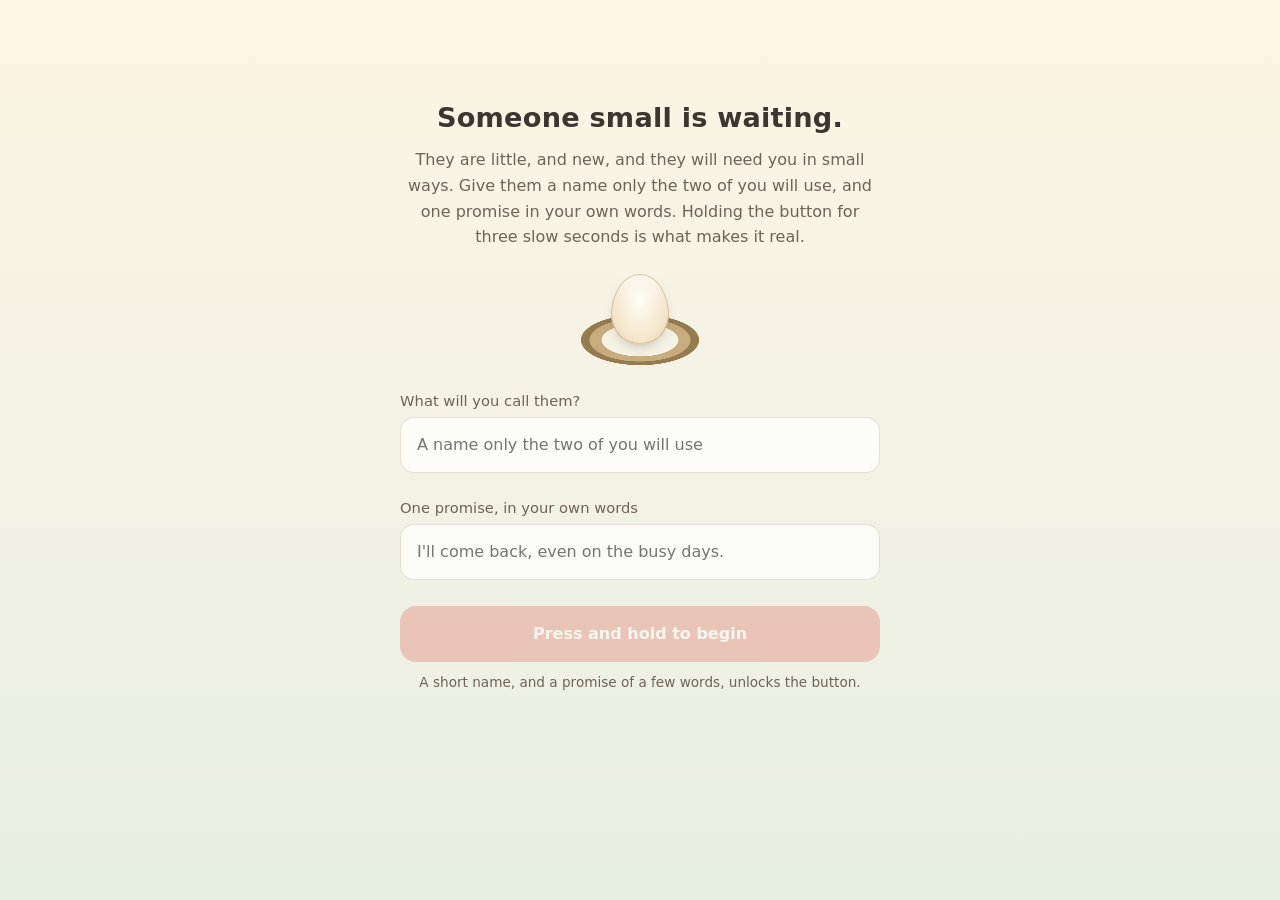
<file: docs/index.html>
<!DOCTYPE html>
<html lang="en">
<head>
<meta charset="utf-8">
<meta name="viewport" content="width=device-width, initial-scale=1, viewport-fit=cover">
<title>A small friend</title>
<link id="fav" rel="icon" href="data:image/svg+xml,%3Csvg xmlns='http://www.w3.org/2000/svg' viewBox='0 0 64 64'%3E%3Ccircle cx='32' cy='34' r='24' fill='%23fff5e2'/%3E%3Ccircle cx='24' cy='32' r='5' fill='%233d342e'/%3E%3Ccircle cx='40' cy='32' r='5' fill='%233d342e'/%3E%3Cpath d='M26 44 Q32 48 38 44' stroke='%234a3f36' stroke-width='2.5' fill='none' stroke-linecap='round'/%3E%3C/svg%3E">
<link rel="stylesheet" href="./style.css">
<style>
  /* Bridge: style.css paints #canvas; our canvas is #scene (spec hook). Same paint. */
  #scene{position:absolute;inset:0;display:block;width:100%;height:100%;touch-action:manipulation}
  #snackDrag{position:absolute;transform:translate(-50%,-50%);pointer-events:auto;cursor:grab;touch-action:none;z-index:5}
  #snackDrag:active{cursor:grabbing}
  #guideHint{margin-top:12px;padding:12px 16px;border-radius:16px;background:rgba(255,255,255,.65);border:1px solid var(--panel-line);font-size:.92rem;line-height:1.5}
  body[data-phase="night"] #guideHint,body.night #guideHint{background:rgba(40,50,72,.72)}
  #rhythmLine{margin-top:8px;font-size:.88rem;color:var(--ink-soft)}
  #nightRow{display:flex;gap:10px;margin-top:12px}
  #btnBreathe,#snackDrag{touch-action:none}
  .spot-glow{box-shadow:0 0 0 3px var(--accent),0 0 24px 6px rgba(229,154,139,.55) !important;opacity:1 !important}
</style>
</head>
<body>
<div class="wrap">

  <section id="onboarding" aria-labelledby="onboardTitle">
    <h1 id="onboardTitle">Someone small is waiting.</h1>
    <p class="lede">They are little, and new, and they will need you in small ways. Give them a name only the two of you will use, and one promise in your own words. Holding the button for three slow seconds is what makes it real.</p>
    <div class="egg-hold" id="eggHold" aria-hidden="true"><div class="nest"></div><div class="egg" id="eggShape"></div></div>
    <form id="ritual" autocomplete="off" onsubmit="return false">
      <div class="field">
        <label for="petName">What will you call them?</label>
        <input id="petName" name="petName" maxlength="24" placeholder="A name only the two of you will use" autocomplete="off">
      </div>
      <div class="field">
        <label for="promise">One promise, in your own words</label>
        <input id="promise" name="promise" maxlength="120" placeholder="I'll come back, even on the busy days." autocomplete="off">
      </div>
      <div class="hold-wrap">
        <button id="commit" type="button" aria-describedby="commitHint" disabled>
          <span id="commitFill"></span>
          <span class="label">Press and hold to begin</span>
        </button>
        <p id="commitHint">Three slow seconds. Hold it the whole way.</p>
      </div>
    </form>
  </section>

  <main id="main" class="panel" hidden>
    <div class="head">
      <h1 id="petTitle">A small friend</h1>
      <span id="stageLine" class="stage-pill"></span>
    </div>
    <p id="statusLine" class="status-line" aria-live="polite" tabindex="0" role="button" aria-label="How your friend is feeling. Activate to learn about being away a while."></p>
    <p id="rhythmLine" class="rhythm-line" aria-live="polite"></p>

    <div id="stage">
      <div class="spot spot-sun" id="spotSun" aria-hidden="true"></div>
      <div class="spot spot-snack" id="spotSnack" aria-hidden="true"></div>
      <div class="spot spot-nest" id="spotNest" aria-hidden="true"></div>
      <canvas id="scene" role="img" tabindex="0" aria-label="A small creature moving around its home"></canvas>
      <div id="snackDrag" role="button" tabindex="0" aria-label="A little snack. Drag it to your friend, or press Enter to share.">🍪</div>
      <div id="effects" aria-hidden="true"></div>
      <button id="sunFleckBtn" type="button" hidden aria-label="Chase sun-flecks at the warm spot. Hold Hide-and-find, or tap here when the light is soft.">sun-flecks</button>
      <button id="sunGiftBtn" type="button" hidden aria-label="A tiny gift waiting at the warm spot. Activate to keep it.">a tiny gift</button>
      <div id="playGuide" class="guide-overlay" hidden><span id="playGuideText"></span></div>
      <div id="breathe" hidden>
        <div id="breatheRing"></div>
        <p id="breatheText" aria-live="polite">breathe in…</p>
      </div>
    </div>

    <div id="guideHint" class="note" hidden aria-live="polite">
      <span id="guideText"></span>
    </div>

    <div id="healthNote" class="note" hidden aria-live="polite">
      <span id="healthText">Your friend feels poorly. A little medicine may help, if you have a quiet moment.</span>
    </div>

    <div id="actions" class="controls">
      <button class="btn act" id="btnFeed" type="button"><span class="actLabel">Share a snack</span><small>drag the treat over, tap, or Enter</small></button>
      <button class="btn act" id="btnPlay" type="button"><span class="actLabel">Hide-and-find</span><small>at the warm spot</small></button>
      <button class="btn act" id="playGiveUp" type="button" hidden><span class="actLabel">Give up</span><small>pause the game, no fuss</small></button>
      <button class="btn act" id="btnSit" type="button"><span class="actLabel">Sit close</span><small>always a good moment</small></button>
      <button class="btn act" id="btnBreathe" type="button" aria-describedby="breatheHint">
        <span id="breatheFill" class="actFill"></span>
        <span class="actLabel">Breathe together</span><small id="breatheHint">hold a little while</small>
      </button>
      <button class="btn act span-all" id="btnTuck" type="button"><span class="actLabel">Tuck in</span></button>
      <button class="btn act" id="btnMedicine" type="button" hidden><span class="actLabel">Medicine</span><small>gentle, with rest</small></button>
    </div>

    <div id="nightRow" class="settings-row">
      <button class="btn act" id="btnNight" type="button" aria-pressed="false"><span class="actLabel" id="nightLabel">Night: auto</span><small>soft dark when tired</small></button>
      <button class="btn act" id="btnMute" type="button" aria-pressed="false"><span class="actLabel" id="muteLabel">Quiet: off</span><small>soft sounds</small></button>
    </div>

    <div id="returnNote" class="note" hidden>
      <span id="returnText"></span>
      <button id="returnDismiss" type="button">Good to be back</button>
    </div>

    <div id="breakNote" class="note" hidden>
      <span>You have been together a little while. Your friend is glad you are here, and would wait happily while you stretch, drink some water, or say hello to someone you love.</span>
      <button id="breakDismiss" type="button">I'll be back</button>
    </div>

    <section class="card panel" aria-labelledby="shelfTitle">
      <h2 id="shelfTitle">Keepsakes</h2>
      <p class="empty" id="shelfEmpty">Small things you do together will gather here.</p>
      <div id="keepsakes" class="shelf"></div>
    </section>

    <section class="card panel" aria-labelledby="diaryTitle">
      <h2 id="diaryTitle">Diary</h2>
      <p class="empty" id="diaryEmpty">The days you share will be written here.</p>
      <div id="diary" class="diary"></div>
    </section>

    <details class="card panel memorial" id="memorial">
      <summary>Everyone who came before</summary>
      <p class="empty" id="memorialEmpty">No one yet. May it stay that way a long while.</p>
      <ul id="memorialList"></ul>
    </details>

    <p id="promiseWall"></p>
  </main>

  <div id="bootNote" hidden>
    If nothing appeared above, your browser is likely blocking the page's little pieces because it was opened straight from disk. In this folder, run a one-line server such as <code>python3 -m http.server</code> and open the address it prints. Everything lives on your device.
  </div>
</div>

<div id="farewell" hidden>
  <div id="farewellFade" class="fade"><p id="farewellText"></p></div>
  <div id="farewellMemorial" hidden>
    <h2 id="memorialName">…</h2>
    <p id="memorialStory">Lived a small, loved life. Nothing you did wrong brought this — some lives are just short. Their name stays with you, and when you are ready, someone new is waiting. There is no hurry.</p>
    <button id="farewellRestart" type="button">Welcome someone new</button>
  </div>
</div>

<div id="toast" hidden role="status" aria-live="polite"></div>

<script>
  window.addEventListener('load', function () {
    setTimeout(function () {
      if (!window.__vfBooted) {
        var n = document.getElementById('bootNote');
        if (n) n.hidden = false;
      }
    }, 2500);
  });
</script>
<script type="module" src="./app.js"></script>
</body>
</html>
</file>
<file: docs/style.css>
/* Cozy v2 theme — mobile-first, words not numbers, day + night.
   Keeps every v1 hook working: .wrap .panel #stage #scene .controls .btn
   .status-line .shelf .diary .memorial #onboarding #farewell .note .spot #breathe
   Adds: ritual bar, drag-snack, touch hint, toggles, coach marks, shiver/slow. */

:root {
  --paper-top: #fdf5e6;
  --paper-bottom: #e8efe3;
  --ink: #3b3630;
  --ink-soft: #6d6357;
  --panel: rgba(255, 255, 255, 0.72);
  --panel-line: rgba(120, 100, 75, 0.18);
  --accent: #e59a8b;
  --accent-deep: #c9765f;
  --accent-ink: #fffdf9;
  --nest: #c6a878;
  --radius: 22px;
  --shadow-soft: 0 18px 40px -28px rgba(60, 40, 20, 0.55);
  --font-round: "Avenir Rounded", "Hiragino Maru Gothic ProN", ui-rounded,
    "SF Pro Rounded", "Nunito", "Segoe UI", system-ui, sans-serif;
}

* { box-sizing: border-box; }
html, body { margin: 0; padding: 0; }

body {
  min-height: 100vh;
  font-family: var(--font-round);
  color: var(--ink);
  background: linear-gradient(180deg, var(--paper-top), var(--paper-bottom));
  -webkit-font-smoothing: antialiased;
  transition: background 2s ease, color 2s ease;
}

/* Day/night — support BOTH hooks the app lane may use */
body[data-phase="night"],
body.night {
  --paper-top: #141b2b;
  --paper-bottom: #0b101c;
  --ink: #e7e1d6;
  --ink-soft: #a9b0c4;
  --panel: rgba(30, 38, 58, 0.72);
  --panel-line: rgba(200, 210, 235, 0.14);
  color: var(--ink);
  background: linear-gradient(180deg, var(--paper-top), var(--paper-bottom));
}
body[data-phase="day"] { color-scheme: light; }

.wrap {
  max-width: 860px;
  margin: 0 auto;
  padding: 20px 16px 56px;
}

h1, h2, h3 { margin: 0; font-weight: 650; letter-spacing: 0.2px; }
p { margin: 0; line-height: 1.6; }
button { font: inherit; color: inherit; cursor: pointer; }
button:focus-visible, input:focus-visible, summary:focus-visible,
[role="button"][tabindex]:focus-visible {
  outline: 3px solid var(--accent);
  outline-offset: 2px;
}
[hidden] { display: none !important; }

/* ---------- onboarding ---------- */
#onboarding {
  max-width: 520px;
  margin: 8vh auto 0;
  padding: 0 20px;
  text-align: center;
}
#onboarding h1 { font-size: 1.7rem; line-height: 1.3; }
#onboarding .lede { margin-top: 12px; color: var(--ink-soft); }
.field { margin-top: 26px; text-align: left; }
.field label { display: block; font-size: 0.92rem; color: var(--ink-soft); margin-bottom: 8px; }
.field input {
  width: 100%;
  min-height: 56px;
  padding: 14px 16px;
  border-radius: 14px;
  border: 1px solid var(--panel-line);
  background: var(--panel);
  color: inherit;
  font: inherit;
  outline: none;
}
.field input:focus { border-color: var(--accent); }
.hold-wrap { position: relative; margin-top: 26px; }
#commit {
  position: relative;
  width: 100%;
  min-height: 56px;
  padding: 16px;
  border-radius: 16px;
  border: none;
  background: var(--accent);
  color: var(--accent-ink);
  font-weight: 650;
  overflow: hidden;
  touch-action: none;
  user-select: none;
  -webkit-user-select: none;
}
#commit:disabled { opacity: 0.5; cursor: default; }
#commitFill {
  position: absolute; inset: 0;
  transform-origin: left center;
  transform: scaleX(0);
  background: rgba(255, 255, 255, 0.35);
  pointer-events: none;
}
#commit .label { position: relative; z-index: 1; }
#commitHint { margin-top: 10px; font-size: 0.85rem; color: var(--ink-soft); min-height: 1.3em; }

/* ---------- main head ---------- */
#main .head {
  display: flex;
  align-items: baseline;
  justify-content: space-between;
  gap: 8px 12px;
  flex-wrap: wrap;
}
#petTitle { font-size: 1.35rem; }
#stageLine { font-size: 0.9rem; color: var(--ink-soft); }

/* top utility row: night + mute toggles live here when the app renders them */
.top-row {
  display: flex;
  align-items: center;
  justify-content: flex-end;
  gap: 10px;
  margin-top: 10px;
  flex-wrap: wrap;
}

/* status is one sentence — never bars or meters */
#statusLine, .status-line {
  margin-top: 8px;
  font-size: 1.05rem;
  font-style: italic;
  color: var(--ink-soft);
  min-height: 1.5em;
}

/* ---------- stage ---------- */
#stage, .stage {
  position: relative;
  width: 100%;
  aspect-ratio: 4 / 3;
  max-height: min(58vh, 540px);
  margin-top: 16px;
  border-radius: var(--radius);
  overflow: hidden;
  background:
    radial-gradient(ellipse 90% 34% at 50% 92%, rgba(255, 214, 150, 0.22), rgba(255, 214, 150, 0) 70%),
    linear-gradient(180deg, rgba(255, 246, 224, 0.7), rgba(255, 250, 236, 0.35) 55%, rgba(233, 220, 188, 0.4));
  border: 1px solid var(--panel-line);
  box-shadow: var(--shadow-soft);
}
body[data-phase="night"] #stage, body.night #stage,
body[data-phase="night"] .stage, body.night .stage {
  background: linear-gradient(180deg, rgba(70, 90, 140, 0.18), rgba(10, 14, 26, 0.4));
}
#scene, #canvas {
  position: absolute; inset: 0;
  display: block;
  width: 100%; height: 100%;
  touch-action: manipulation;
}
#effects { position: absolute; inset: 0; pointer-events: none; overflow: hidden; }
.spot { position: absolute; transform: translate(-50%, -50%); pointer-events: none; opacity: 0.9; }
.spot-sun {
  width: 88px; height: 88px; border-radius: 50%;
  background: radial-gradient(circle, rgba(255, 212, 110, 0.95) 0%, rgba(255, 190, 90, 0.55) 38%, rgba(255, 190, 90, 0) 70%);
}
.spot-snack {
  width: 66px; height: 30px; border-radius: 50%;
  background: radial-gradient(ellipse at 50% 55%, rgba(232, 162, 79, 0.4), rgba(232, 162, 79, 0) 70%);
  box-shadow: none;
  opacity: 0.9;
}
.spot-snack::after {
  content: "";
  position: absolute; left: 50%; top: 50%;
  width: 40px; height: 18px;
  transform: translate(-50%, -50%);
  border-radius: 50%;
  background: radial-gradient(ellipse at 50% 40%, rgba(255, 236, 200, 0.5), rgba(216, 176, 122, 0.25));
}
.spot-nest {
  width: 128px; height: 58px; border-radius: 50%;
  background: radial-gradient(ellipse at 50% 50%, rgba(0, 0, 0, 0) 44%, rgba(198, 168, 120, 0.95) 45% 58%, rgba(143, 117, 72, 0.95) 59% 68%, rgba(198, 168, 120, 0) 69%);
  border: none;
  opacity: 0.95;
}
.spot-nest::before {
  content: "";
  position: absolute; inset: 8px 14px;
  border-radius: 50%;
  border: 2px dashed rgba(120, 90, 50, 0.45);
  pointer-events: none;
}
.spot-nest::after {
  content: "";
  position: absolute; inset: 14px 26px;
  border-radius: 50%;
  border: 1px solid rgba(120, 90, 50, 0.22);
  pointer-events: none;
}
body[data-phase="night"] .spot-sun, body.night .spot-sun { opacity: 0.25; }
body[data-phase="night"] .spot-nest, body.night .spot-nest {
  box-shadow: 0 0 24px 4px rgba(255, 214, 130, 0.35);
}

/* painted snack: biscuit in-world, round radial glow (never a pink square) */
#snackDrag {
  width: 46px; height: 46px;
  border-radius: 50%;
  font-size: 0 !important;
  line-height: 0;
  color: transparent;
  text-indent: -9999px;
  overflow: visible;
  background:
    radial-gradient(circle at 34% 32%, rgba(255, 244, 214, 0.9) 0 5px, rgba(255, 244, 214, 0) 6px),
    radial-gradient(circle at 60% 30%, #7c4f2c 0 3px, rgba(124, 79, 44, 0) 4px),
    radial-gradient(circle at 42% 58%, #7c4f2c 0 3.4px, rgba(124, 79, 44, 0) 4.4px),
    radial-gradient(circle at 68% 62%, #7c4f2c 0 2.6px, rgba(124, 79, 44, 0) 3.6px),
    radial-gradient(circle at 52% 40%, #f0d49c 0%, #d8a86a 58%, #b9834e 100%);
  border: 2px solid rgba(140, 95, 50, 0.4);
  box-shadow:
    0 0 0 6px rgba(255, 222, 152, 0.35),
    0 0 22px 8px rgba(232, 162, 79, 0.4),
    0 4px 10px rgba(60, 40, 20, 0.25);
  transition: left 0.38s ease, top 0.38s ease, transform 0.2s ease, box-shadow 0.2s ease;
}
#snackDrag.dragging {
  transition: none;
  transform: translate(-50%, -50%) scale(1.12);
  box-shadow:
    0 0 0 8px rgba(255, 222, 152, 0.45),
    0 0 28px 12px rgba(232, 162, 79, 0.5),
    0 6px 14px rgba(60, 40, 20, 0.3);
  cursor: grabbing;
}
#snackDrag.returning {
  transition: left 0.45s ease, top 0.45s ease, transform 0.45s ease;
  transform: translate(-50%, -50%) scale(0.92);
}
/* crumb-puff particles spawned on snap-back (round 3: warmer + wider fan) */
#effects .crumb, .crumb {
  position: absolute;
  width: 8px; height: 8px;
  border-radius: 50%;
  background: radial-gradient(circle at 35% 30%, #fff3d9, #f0d49c 55%, #c69a62);
  border: 1px solid rgba(140, 95, 50, 0.45);
  box-shadow: 0 1px 3px rgba(60, 40, 20, 0.25);
  pointer-events: none;
  z-index: 6;
  animation: crumbPuff 0.65s ease-out forwards;
}
/* spread defaults: a burst of 5-7 crumbs fans out even before the spawner
   sets per-crumb --dx/--dy inline */
#effects .crumb:nth-child(3n), .crumb:nth-child(3n) { --dx: -16px; --dy: -22px; width: 6px; height: 6px; }
#effects .crumb:nth-child(3n+1), .crumb:nth-child(3n+1) { --dx: 16px; --dy: -18px; }
#effects .crumb:nth-child(3n+2), .crumb:nth-child(3n+2) { --dx: 2px; --dy: -28px; width: 7px; height: 7px; }
@keyframes crumbPuff {
  from { opacity: 1; transform: translate(-50%, -50%) scale(1); }
  40% { opacity: 1; }
  to { opacity: 0; transform: translate(var(--dx, 10px), var(--dy, -16px)) scale(0.3); }
}
/* round glow override — beats the bridge .spot-glow square for snack/nest */
#stage .spot-snack.spot-glow, .stage .spot-snack.spot-glow {
  box-shadow: 0 0 0 5px rgba(255, 222, 152, 0.5), 0 0 24px 10px rgba(232, 162, 79, 0.45) !important;
  border-radius: 50% !important;
  opacity: 1 !important;
}
#stage .spot-nest.spot-glow, .stage .spot-nest.spot-glow {
  box-shadow: 0 0 22px 6px rgba(255, 214, 130, 0.45) !important;
  opacity: 1 !important;
}

/* drag-snack affordance: the snack glows + nudges when a meal ritual is ready */
.spot-snack.ready, .drag-snack.ready {
  animation: snackGlow 1.6s ease-in-out infinite;
  pointer-events: auto;
  cursor: grab;
}
.drag-snack {
  display: inline-flex;
  align-items: center;
  gap: 8px;
  min-height: 56px;
  padding: 10px 18px;
  border-radius: 999px;
  border: 1px dashed var(--panel-line);
  background: var(--panel);
  font-weight: 600;
  touch-action: none;
  user-select: none;
  -webkit-user-select: none;
}
.drag-snack .crumb { font-size: 1.3rem; }
@keyframes snackGlow {
  0%, 100% { box-shadow: 0 0 0 0 rgba(232, 162, 79, 0.55); transform: translate(-50%, -50%) scale(1); }
  50% { box-shadow: 0 0 0 10px rgba(232, 162, 79, 0); transform: translate(-50%, -58%) scale(1.08); }
}

/* touch-zone hint: small floating label over the creature */
.touch-hint {
  position: absolute;
  left: 50%; bottom: 10px;
  transform: translateX(-50%);
  font-size: 0.78rem;
  color: var(--ink-soft);
  background: var(--panel);
  border: 1px solid var(--panel-line);
  border-radius: 999px;
  padding: 8px 14px;
  pointer-events: none;
  white-space: nowrap;
  opacity: 0.95;
}
.touch-hint b { font-weight: 700; }

.emote {
  position: absolute;
  transform: translate(-50%, -50%);
  font-size: 22px;
  animation: floatUp 1.4s ease-out forwards;
  pointer-events: none;
}
@keyframes floatUp {
  0% { opacity: 0; transform: translate(-50%, -40%) scale(0.7); }
  20% { opacity: 1; }
  100% { opacity: 0; transform: translate(-50%, -180%) scale(1.15); }
}

/* creature-driven states mirrored as stage classes by the app lane */
#stage.is-shivery .spot, .stage.is-shivery .spot { animation: shiver 0.35s linear infinite; }
#stage.is-slow, .stage.is-slow { filter: saturate(0.85); }
@keyframes shiver {
  0%, 100% { margin-left: 0; }
  25% { margin-left: -1.5px; }
  75% { margin-left: 1.5px; }
}
@keyframes slowBob {
  0%, 100% { transform: translate(-50%, -50%); }
  50% { transform: translate(-50%, -56%); }
}

#breathe {
  position: absolute; inset: 0;
  display: grid; place-content: center; justify-items: center; gap: 14px;
  background: radial-gradient(ellipse at 50% 45%, rgba(255, 220, 196, 0.66), rgba(229, 154, 139, 0.44) 55%, rgba(150, 80, 70, 0.34));
  backdrop-filter: blur(2px);
  -webkit-backdrop-filter: blur(2px);
}
#breatheRing {
  width: 120px; height: 120px; border-radius: 50%;
  border: 2px solid rgba(255, 250, 245, 0.9);
  background: rgba(255, 235, 220, 0.2);
  box-shadow: 0 0 32px 8px rgba(255, 200, 170, 0.35), inset 0 0 24px rgba(255, 220, 200, 0.28);
  transition: transform 0.08s linear;
}
#breatheText { color: #5a3a32; text-shadow: 0 1px 8px rgba(255, 255, 255, 0.65); font-size: 1rem; }

/* ---------- ritual action bar ---------- */
#actions, .controls, .ritual-bar {
  display: grid;
  grid-template-columns: repeat(2, 1fr);
  gap: 10px;
  margin-top: 16px;
}
.ritual-bar {
  position: sticky;
  bottom: 10px;
  z-index: 5;
  padding: 10px;
  border-radius: 20px;
  background: var(--panel);
  border: 1px solid var(--panel-line);
  box-shadow: var(--shadow-soft);
  backdrop-filter: blur(6px);
}
.act, .btn {
  min-height: 56px;
  min-width: 56px;
  padding: 13px 14px;
  border-radius: 15px;
  border: 1px solid var(--panel-line);
  background: var(--panel);
  color: inherit;
  font-weight: 600;
  position: relative;
  overflow: hidden;
  touch-action: manipulation;
  transition: transform 0.15s ease, background 0.2s ease;
}
.act:hover, .btn:hover { transform: translateY(-1px); }
.act:active, .btn:active { transform: translateY(1px) scale(0.99); }
.act:disabled, .btn:disabled { opacity: 0.45; cursor: default; transform: none; }
.act.holding, .btn.holding { background: var(--accent); color: var(--accent-ink); border-color: transparent; }
.act.primary, .btn.primary { background: var(--accent); color: var(--accent-ink); border-color: transparent; }
#btnSoothe, #btnTuck, #btnMedicine { touch-action: none; }
.act .actFill, .btn .actFill, .actFill {
  position: absolute; inset: 0;
  transform-origin: left center;
  transform: scaleX(0);
  background: rgba(255, 255, 255, 0.3);
  pointer-events: none;
}
.act .actLabel, .btn .actLabel, .actLabel { position: relative; z-index: 1; }
.act small, .btn small {
  display: block;
  font-weight: 400;
  font-size: 0.72rem;
  opacity: 0.75;
  position: relative;
  z-index: 1;
}

/* ---------- toggle switch (night + mute) ---------- */
.switch, .toggle {
  display: inline-flex;
  align-items: center;
  gap: 10px;
  min-height: 56px;
  padding: 8px 6px;
  border: none;
  background: transparent;
  font-weight: 600;
  color: var(--ink-soft);
}
.switch .track, .toggle .track {
  position: relative;
  width: 52px; height: 30px;
  border-radius: 999px;
  background: rgba(120, 100, 75, 0.3);
  border: 1px solid var(--panel-line);
  transition: background 0.2s ease;
  flex-shrink: 0;
}
.switch .thumb, .toggle .thumb {
  position: absolute;
  top: 2px; left: 2px;
  width: 24px; height: 24px;
  border-radius: 50%;
  background: #fff;
  box-shadow: 0 2px 6px rgba(0, 0, 0, 0.25);
  transition: transform 0.2s ease;
}
.switch[aria-checked="true"] .track, .toggle[aria-checked="true"] .track,
.switch.on .track, .toggle.on .track { background: var(--accent); }
.switch[aria-checked="true"] .thumb, .toggle[aria-checked="true"] .thumb,
.switch.on .thumb, .toggle.on .thumb { transform: translateX(22px); }
.switch .glyph, .toggle .glyph { font-size: 1.1rem; }

/* ---------- guided-prompt coach marks ---------- */
.coach, .coach-mark, [data-coach] {
  position: relative;
}
.coach-bubble {
  margin-top: 14px;
  padding: 14px 18px;
  border-radius: 18px;
  background: var(--panel);
  border: 1.5px solid var(--accent);
  box-shadow: var(--shadow-soft);
  font-size: 0.95rem;
  animation: coachIn 0.35s ease;
}
.coach-bubble::before {
  content: "✦ ";
  color: var(--accent-deep);
}
body[data-phase="night"] .coach-bubble::before,
body.night .coach-bubble::before { color: var(--accent); }
.coach-pulse {
  box-shadow: 0 0 0 0 rgba(229, 154, 139, 0.6);
  animation: coachPulse 1.8s ease-out infinite;
  border-color: var(--accent) !important;
}
@keyframes coachIn {
  from { opacity: 0; transform: translateY(8px); }
  to { opacity: 1; transform: translateY(0); }
}
@keyframes coachPulse {
  0% { box-shadow: 0 0 0 0 rgba(229, 154, 139, 0.55); }
  70% { box-shadow: 0 0 0 12px rgba(229, 154, 139, 0); }
  100% { box-shadow: 0 0 0 0 rgba(229, 154, 139, 0); }
}

/* ---------- cards / shelves ---------- */
.card, .panel {
  margin-top: 22px;
  padding: 16px 18px;
  border-radius: var(--radius);
  background: var(--panel);
  border: 1px solid var(--panel-line);
  box-shadow: var(--shadow-soft);
}
.card h2, .panel h2 {
  font-size: 0.82rem;
  text-transform: uppercase;
  letter-spacing: 0.12em;
  color: var(--ink-soft);
}
.card .empty, .panel .empty { margin-top: 8px; color: var(--ink-soft); font-size: 0.92rem; }
#keepsakes, .shelf { display: flex; flex-wrap: wrap; gap: 12px; margin-top: 12px; }
.keepsake {
  display: flex; flex-direction: column; align-items: center; gap: 4px;
  width: 76px; text-align: center;
  min-height: 56px;
}
.keepsake .icon { font-size: 26px; line-height: 1; }
.keepsake .kname { font-size: 0.7rem; color: var(--ink-soft); }
#diary, .diary { margin-top: 12px; display: flex; flex-direction: column; gap: 10px; }
.diary-entry {
  font-size: 0.92rem; color: var(--ink-soft);
  padding-left: 14px;
  border-left: 2px solid var(--panel-line);
}
.memorial, #memorial { list-style: none; }
#memorialList, .memorial-list { margin: 10px 0 0; padding: 0; list-style: none; display: flex; flex-wrap: wrap; gap: 8px; }
#memorialList li, .memorial-list li {
  padding: 5px 12px;
  border-radius: 999px;
  background: rgba(150, 130, 110, 0.14);
  font-size: 0.85rem;
  color: var(--ink-soft);
}
details.card summary, details.panel summary {
  cursor: pointer;
  font-size: 0.82rem;
  text-transform: uppercase;
  letter-spacing: 0.12em;
  color: var(--ink-soft);
  min-height: 44px;
}
#promiseWall {
  margin-top: 18px;
  font-size: 0.92rem;
  color: var(--ink-soft);
  font-style: italic;
  text-align: center;
}

.note {
  margin-top: 14px;
  padding: 12px 16px;
  border-radius: 16px;
  background: rgba(255, 255, 255, 0.65);
  border: 1px solid var(--panel-line);
  display: flex;
  align-items: center;
  gap: 12px;
  justify-content: space-between;
  font-size: 0.92rem;
}
body[data-phase="night"] .note, body.night .note { background: rgba(40, 50, 72, 0.72); }
.note button {
  border: none;
  background: transparent;
  color: var(--accent-deep);
  font-weight: 650;
  min-height: 44px;
  min-width: 44px;
  padding: 8px 4px;
  flex-shrink: 0;
}
body[data-phase="night"] .note button, body.night .note button { color: var(--accent); }
#healthNote { background: rgba(255, 225, 215, 0.8); border-color: rgba(200, 120, 100, 0.3); }
body[data-phase="night"] #healthNote, body.night #healthNote { background: rgba(90, 50, 50, 0.5); }

#toast {
  position: fixed;
  left: 50%;
  top: calc(env(safe-area-inset-top, 0px) + 12px);
  bottom: auto;
  transform: translateX(-50%);
  max-width: min(92vw, 420px);
  text-align: center;
  background: rgba(40, 35, 30, 0.9);
  color: #fff;
  padding: 12px 20px;
  border-radius: 999px;
  font-size: 0.9rem;
  z-index: 40;
  pointer-events: none;
  animation: toastIn 0.3s ease;
}
#toast .toast-friend, .toast-friend {
  margin-right: 8px;
  font-size: 1.05em;
}
@keyframes toastIn {
  from { opacity: 0; transform: translate(-50%, -8px); }
  to { opacity: 1; transform: translate(-50%, 0); }
}

#farewell {
  position: fixed; inset: 0; z-index: 50;
  display: grid; place-content: center; justify-items: center;
  text-align: center;
  background: linear-gradient(180deg, #0d1220, #05070d);
  color: #dfe3ee;
  padding: 24px;
  transition: opacity 3s ease;
}
#farewell .fade { max-width: 420px; opacity: 0.85; }
#farewellMemorial h2 { font-size: 1.6rem; margin-bottom: 14px; }
#farewellMemorial p { color: #aeb6c9; max-width: 420px; }
#farewellRestart {
  margin-top: 26px;
  min-height: 56px;
  padding: 14px 30px;
  border-radius: 999px;
  border: none;
  background: #8fa6d8;
  color: #0b101c;
  font-weight: 700;
}
#bootNote {
  max-width: 520px;
  margin: 40px auto;
  padding: 16px 18px;
  border-radius: 16px;
  background: rgba(255, 255, 255, 0.8);
  border: 1px solid var(--panel-line);
  color: #3b3630;
  font-size: 0.9rem;
}

/* ---------- round 2 app-lane hooks (added markup, styled here) ---------- */
/* growth season pill: warm + small (pairs with #stageLine) */
#stageLine, .stage-pill {
  display: inline-block;
  padding: 3px 12px;
  border-radius: 999px;
  background: rgba(229, 154, 139, 0.16);
  border: 1px solid rgba(201, 118, 95, 0.32);
  color: var(--ink-soft);
  font-size: 0.8rem;
  font-weight: 600;
  letter-spacing: 0.02em;
  vertical-align: middle;
}
/* ambience line: smaller + letterspaced (pairs with #rhythmLine) */
#rhythmLine, .rhythm-line {
  margin-top: 8px;
  font-size: 0.82rem;
  letter-spacing: 0.04em;
  line-height: 1.5;
  color: var(--ink-soft);
  opacity: 0.88;
  font-style: italic;
}
/* one-line stage overlay guide: above canvas, never pushes layout */
.guide-overlay {
  position: absolute;
  left: 50%; top: 10px;
  transform: translateX(-50%);
  z-index: 6;
  max-width: 92%;
  padding: 8px 14px;
  border-radius: 999px;
  background: rgba(255, 253, 249, 0.94);
  border: 1px solid var(--panel-line);
  box-shadow: 0 6px 18px -10px rgba(60, 40, 20, 0.5);
  font-size: 0.85rem;
  color: var(--ink-soft);
  white-space: nowrap;
  overflow: hidden;
  text-overflow: ellipsis;
  pointer-events: none;
}
body[data-phase="night"] .guide-overlay, body.night .guide-overlay {
  background: rgba(30, 38, 58, 0.92);
}
/* onboarding nest + egg that cracks with hold progress */
.egg-hold {
  position: relative;
  width: 128px; height: 96px;
  margin: 20px auto 0;
  pointer-events: none;
}
.egg-hold::before {
  content: "";
  position: absolute; left: 50%; bottom: 0;
  width: 122px; height: 52px;
  transform: translateX(-50%);
  border-radius: 50%;
  background: radial-gradient(ellipse at 50% 50%, rgba(0, 0, 0, 0) 44%, rgba(198, 168, 120, 0.95) 45% 58%, rgba(143, 117, 72, 0.95) 59% 68%, rgba(198, 168, 120, 0) 69%);
}
.egg-hold::after {
  content: "";
  position: absolute; left: 50%; bottom: 22px;
  width: 56px; height: 68px;
  transform: translateX(-50%);
  border-radius: 50% 50% 48% 48% / 58% 58% 42% 42%;
  background:
    linear-gradient(180deg, rgba(255, 255, 255, 0.5), rgba(255, 255, 255, 0) 40%),
    radial-gradient(ellipse at 50% 38%, #fffdf6, #f3e4c8 70%, #e2cba0);
  border: 1px solid rgba(150, 120, 80, 0.35);
  box-shadow: 0 6px 14px -8px rgba(60, 40, 20, 0.5);
}
.egg-hold.egg-1::after { filter: none; }
.egg-hold.egg-2::after, .egg-hold:has(.egg-2)::after {
  background:
    linear-gradient(115deg, transparent 46%, rgba(90, 60, 40, 0.55) 47% 49%, transparent 50%),
    linear-gradient(180deg, rgba(255, 255, 255, 0.5), rgba(255, 255, 255, 0) 40%),
    radial-gradient(ellipse at 50% 38%, #fffdf6, #f3e4c8 70%, #e2cba0);
}
.egg-hold.egg-3::after, .egg-hold:has(.egg-3)::after {
  background:
    linear-gradient(115deg, transparent 42%, rgba(90, 60, 40, 0.6) 43% 45%, transparent 46%),
    linear-gradient(65deg, transparent 52%, rgba(90, 60, 40, 0.5) 53% 55%, transparent 56%),
    linear-gradient(180deg, rgba(255, 255, 255, 0.45), rgba(255, 255, 255, 0) 40%),
    radial-gradient(ellipse at 50% 38%, #fffdf6, #f6e8cc 55%, #e8d2a8 75%, #d9bd8d);
  transform: translateX(-50%) rotate(-3deg) scale(1.03);
}
/* quiet ghost row for Night / Quiet (pairs with #nightRow) */
#nightRow, .settings-row {
  display: flex;
  gap: 8px;
  margin-top: 12px;
  flex-wrap: wrap;
}
.settings-row .btn, .settings-row .act,
#nightRow .btn, #nightRow .act {
  background: transparent;
  border-color: transparent;
  box-shadow: none;
  color: var(--ink-soft);
  font-weight: 500;
  font-size: 0.86rem;
  min-height: 44px;
  opacity: 0.85;
}
.settings-row .btn:hover, #nightRow .btn:hover { background: var(--panel); opacity: 1; }
/* full-width tuck */
.span-all { grid-column: 1 / -1; }
/* suggested next ritual: warm accent fill */
.act.suggested, .btn.suggested, .suggested {
  background: var(--accent);
  color: var(--accent-ink);
  border-color: transparent;
  box-shadow: 0 6px 18px -8px rgba(201, 118, 95, 0.7);
  animation: suggestedNudge 2.6s ease-in-out infinite;
}
@keyframes suggestedNudge {
  0%, 100% { box-shadow: 0 6px 18px -8px rgba(201, 118, 95, 0.7); }
  50% { box-shadow: 0 6px 26px -4px rgba(201, 118, 95, 0.9); }
}
/* softened sleeping panel — Wake stays prominent */
.panel-quiet {
  filter: saturate(0.92);
}
.panel-quiet #actions .btn, .panel-quiet.controls .btn {
  opacity: 0.55;
}
.panel-quiet #btnTuck {
  opacity: 1;
  background: var(--accent);
  color: var(--accent-ink);
  border-color: transparent;
  box-shadow: 0 6px 18px -8px rgba(201, 118, 95, 0.7);
}

/* ---------- round 3 garnish: miss ripple + snack home ---------- */
/* Play miss: app.js has no dedicated miss class — a miss is emote('·', x, y),
   a plain span.emote at the tap point. Ready for the app lane: emit
   <span class="miss-dot"> at the tap point, or add 'miss' to the emote's
   class list. Big ring ripple, easy to see. */
.miss-dot, .emote.miss, .emote--miss {
  position: absolute;
  width: 48px; height: 48px;
  transform: translate(-50%, -50%);
  border-radius: 50%;
  border: 3px solid var(--accent-deep);
  background: radial-gradient(circle, rgba(229, 154, 139, 0.3), rgba(229, 154, 139, 0) 68%);
  box-shadow: 0 0 0 4px rgba(229, 154, 139, 0.22), 0 0 18px 5px rgba(229, 154, 139, 0.35);
  pointer-events: none;
  z-index: 6;
  animation: missRipple 0.7s ease-out forwards;
}
.emote.miss, .emote--miss { font-size: 0; line-height: 0; color: transparent; }
@keyframes missRipple {
  from { opacity: 1; transform: translate(-50%, -50%) scale(0.35); }
  55% { opacity: 1; }
  to { opacity: 0; transform: translate(-50%, -50%) scale(1.55); }
}
/* Snack home: rest clearly off the face, bottom of the dish, off the center
   wander path. app.js placeSnackHome() sets inline 78%/60% (face height);
   this pins the idle visual to 78%/80% without touching app.js. Excluded
   while .dragging so the pointer still owns the snack mid-drag. If the app
   lane adopts 78%/80% inline, this pin can go away. */
#snackDrag:not(.dragging) {
  left: 78% !important;
  top: 80% !important;
}

/* ---------- v3 staging: sun-flecks, dream nest, gift/hum emotes ---------- */
/* Sun-fleck: shimmering light at the sun spot. The app lane creates +
   positions <button class="fleck"> elements (near #spotSun) and removes
   them on catch/miss; this only styles + animates. 56px minimum so the
   tap target suits touch and mouse alike. Shimmers in place (opacity /
   glow only, no transform) so the target stays where it spawns. */
.fleck {
  position: absolute;
  width: 56px; height: 56px;
  min-width: 56px; min-height: 56px;
  transform: translate(-50%, -50%);
  border-radius: 50%;
  border: 2px solid rgba(255, 236, 180, 0.85);
  background:
    radial-gradient(circle at 38% 34%, rgba(255, 252, 235, 0.95) 0 8px, rgba(255, 252, 235, 0) 9px),
    radial-gradient(circle, rgba(255, 216, 120, 0.95) 0%, rgba(255, 196, 100, 0.55) 45%, rgba(255, 196, 100, 0) 70%);
  box-shadow:
    0 0 0 5px rgba(255, 222, 150, 0.28),
    0 0 20px 8px rgba(255, 200, 110, 0.45);
  cursor: pointer;
  pointer-events: auto;
  z-index: 5;
  touch-action: manipulation;
  animation: fleckShimmer 1.9s ease-in-out infinite;
}
.fleck:hover { box-shadow: 0 0 0 7px rgba(255, 222, 150, 0.35), 0 0 26px 12px rgba(255, 200, 110, 0.55); }
.fleck:focus-visible { outline: 3px solid var(--accent); outline-offset: 2px; }
.fleck::after {
  content: "";
  position: absolute; left: 50%; top: 50%;
  width: 14px; height: 14px;
  transform: translate(-50%, -50%) rotate(45deg);
  background: linear-gradient(180deg, rgba(255, 255, 255, 0.9), rgba(255, 255, 255, 0));
  clip-path: polygon(50% 0, 62% 38%, 100% 50%, 62% 62%, 50% 100%, 38% 62%, 0 50%, 38% 38%);
  opacity: 0.8;
  pointer-events: none;
}
@keyframes fleckShimmer {
  0%, 100% { opacity: 0.78; box-shadow: 0 0 0 5px rgba(255, 222, 150, 0.28), 0 0 20px 8px rgba(255, 200, 110, 0.45); }
  50% { opacity: 1; box-shadow: 0 0 0 7px rgba(255, 222, 150, 0.4), 0 0 28px 13px rgba(255, 200, 110, 0.6); }
}
/* Dream beat: nest glow pulse. App lane adds .nest-dream to the nest spot
   (or #stage) while the dream emote floats; remove when the beat ends. */
.spot-nest.nest-dream, .nest-dream.spot-nest,
#stage.nest-dream .spot-nest, .stage.nest-dream .spot-nest {
  animation: nestDream 2.6s ease-in-out infinite;
}
@keyframes nestDream {
  0%, 100% { box-shadow: 0 0 16px 4px rgba(255, 214, 130, 0.3); opacity: 0.95; }
  50% { box-shadow: 0 0 30px 10px rgba(255, 214, 130, 0.55); opacity: 1; }
}
/* Ambient emotes: dream floats slower, hum is a small soft note, gift
   reuses the warm gift styling for trot-in presentations. */
.emote.dream, .emote--dream {
  animation-duration: 2.6s;
  font-size: 20px;
  opacity: 0.95;
}
.emote.hum, .emote--hum {
  font-size: 18px;
  animation-duration: 2s;
}
.emote.gift, .emote--gift, .emote.present, .emote--present {
  font-size: 26px;
  padding: 8px 12px;
  border-radius: 999px;
  background: rgba(255, 248, 232, 0.92);
  border: 1px solid rgba(198, 168, 120, 0.55);
  box-shadow: 0 0 18px 5px rgba(255, 214, 130, 0.45), 0 4px 10px rgba(60, 40, 20, 0.2);
}
/* Creature-driven stage states the app lane mirrors (besides .is-shivery /
   .is-slow): tender warmth, critical nest-clamp glow, sleepy softness. */
#stage.is-tender, .stage.is-tender { filter: saturate(1.05); }
#stage.is-critical .spot-nest, .stage.is-critical .spot-nest {
  box-shadow: 0 0 26px 8px rgba(255, 214, 130, 0.5) !important;
  opacity: 1 !important;
}
#stage.is-critical, .stage.is-critical { filter: saturate(0.82); }
#stage.is-sleepy, .stage.is-sleepy { filter: saturate(0.9) brightness(0.99); }

/* ---------- larger screens ---------- */
@media (min-width: 640px) {
  .wrap { padding: 28px 24px 64px; }
  #actions, .controls, .ritual-bar { grid-template-columns: repeat(3, 1fr); }
  #petTitle { font-size: 1.6rem; }
  .ritual-bar { position: static; }
  #toast { top: 16px; bottom: auto; }
}

/* ---------- reduced motion: stillness is also cozy ---------- */
@media (prefers-reduced-motion: reduce) {
  *, *::before, *::after {
    animation-duration: 0.01ms !important;
    animation-iteration-count: 1 !important;
    transition-duration: 0.01ms !important;
  }
  body { transition: none; }
  .emote { animation-duration: 0.01ms; }
  #farewell { transition: none; }
  .act:hover, .act:active, .btn:hover, .btn:active { transform: none; }
  .spot-snack.ready, .drag-snack.ready, .coach-pulse,
  #stage.is-shivery .spot, .stage.is-shivery .spot,
  .suggested, #snackDrag.returning, .crumb, .miss-dot, .emote.miss,
  .guide-overlay, .egg-hold.egg-3::after, .fleck, .nest-dream,
  .spot-nest.nest-dream, .emote.dream, .emote.hum, .emote.gift { animation: none; }
  #snackDrag, #snackDrag.returning { transition: none; }
  html { scroll-behavior: auto; }
}
</file>
